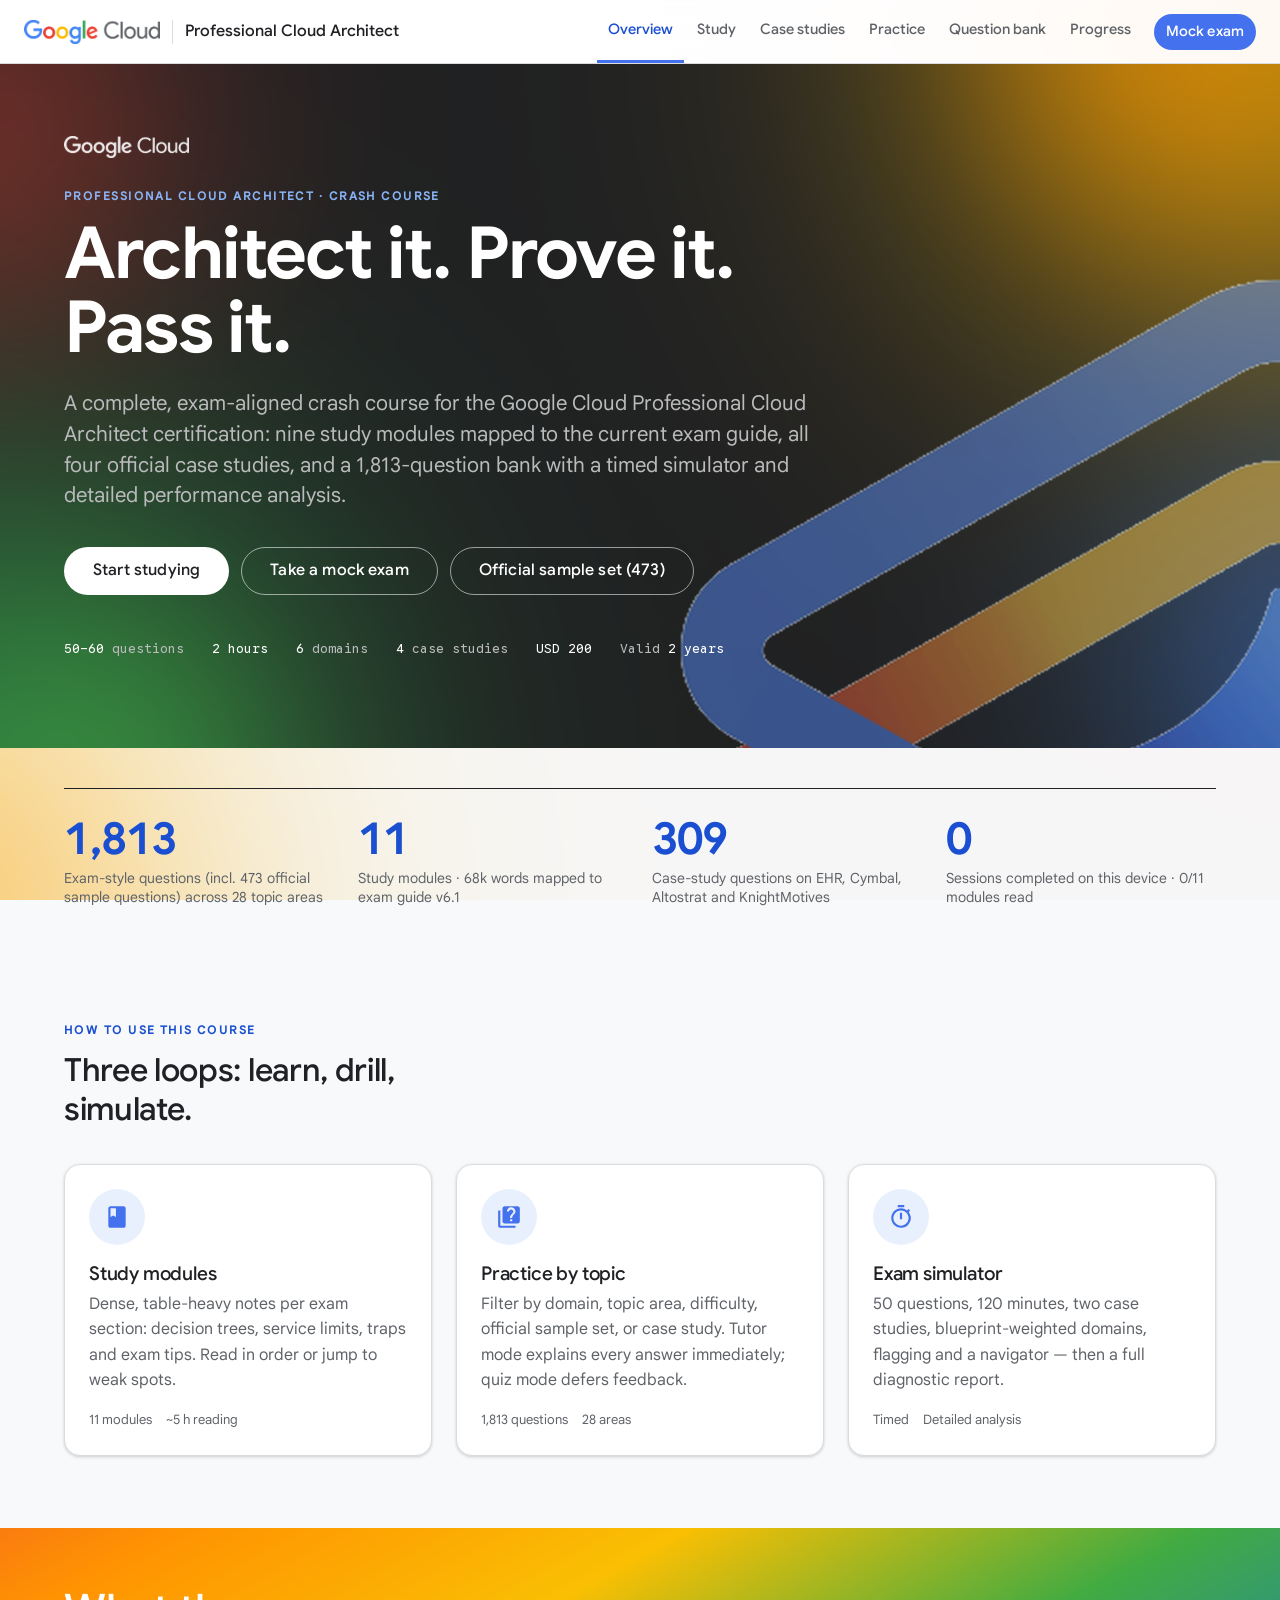
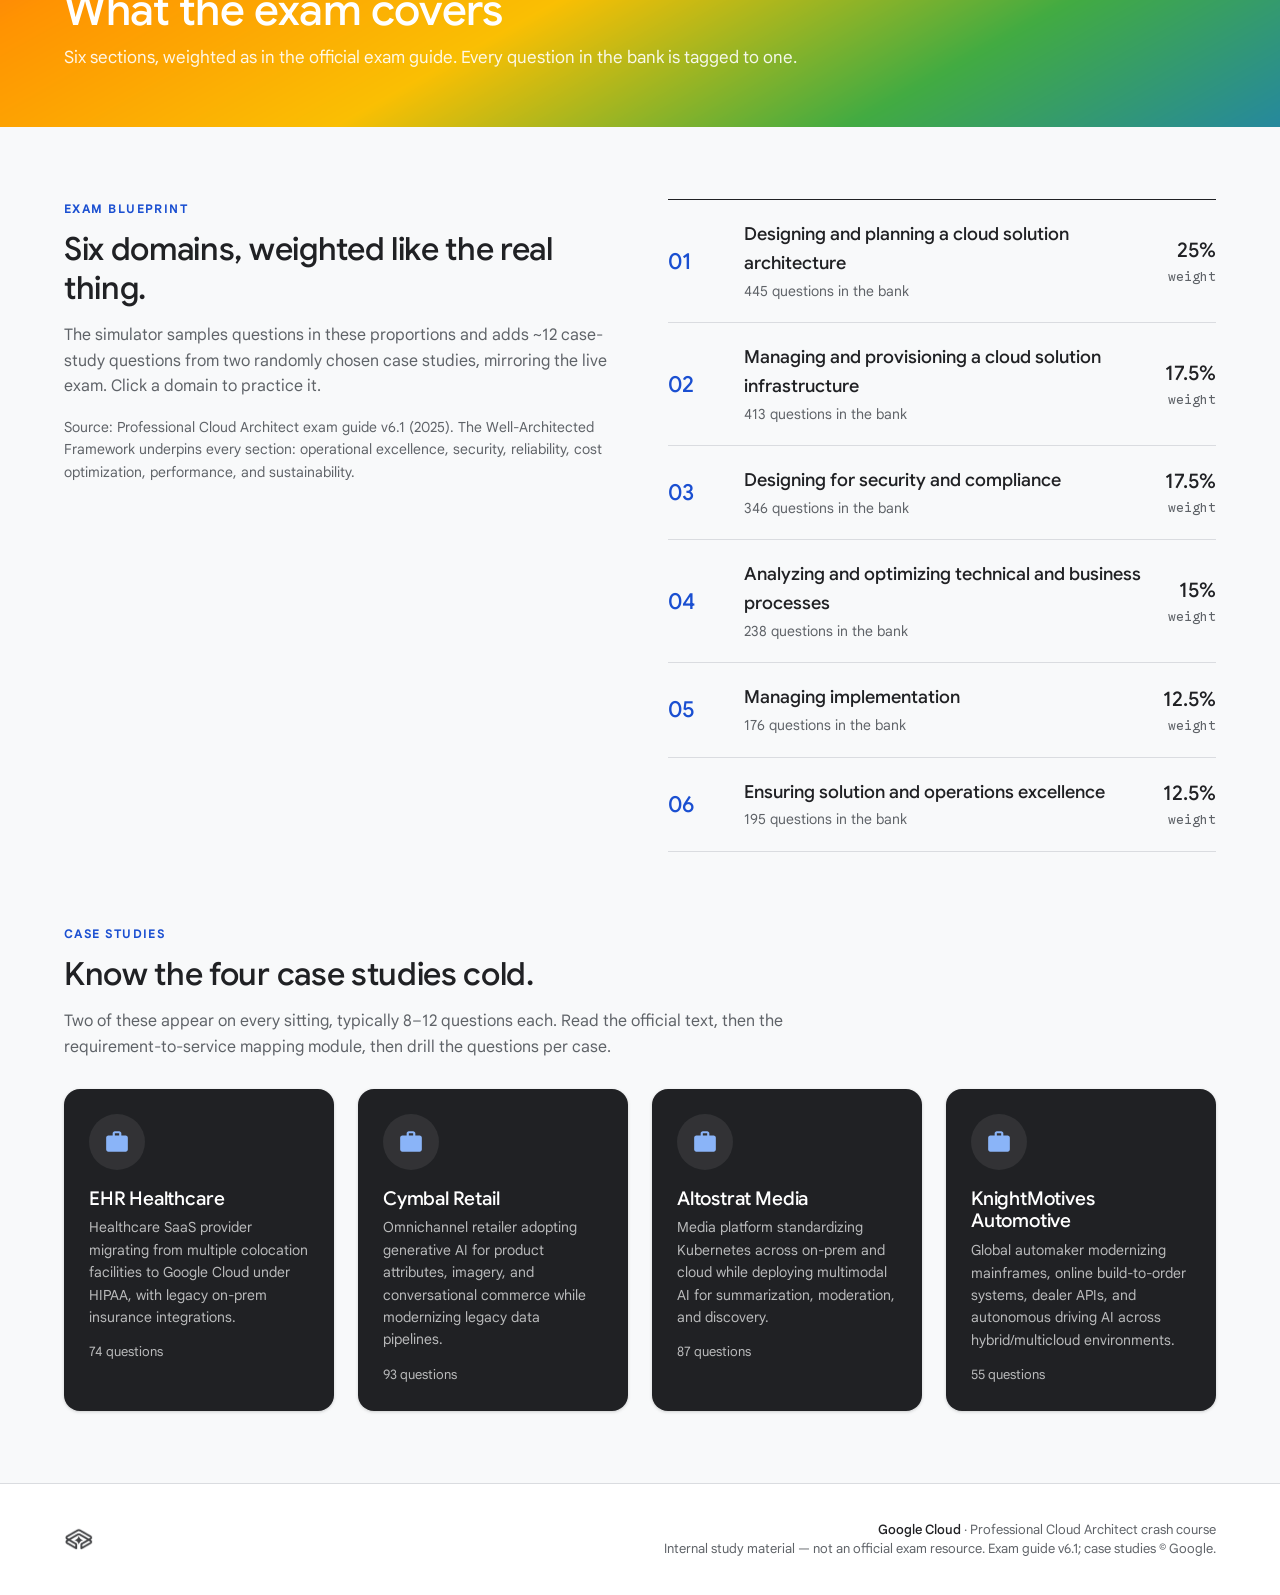
<file: site/index.html>
<!DOCTYPE html>
<html lang="en">
<head>
<meta charset="utf-8">
<meta name="viewport" content="width=device-width, initial-scale=1">
<title>Professional Cloud Architect Crash Course · Google Cloud</title>
<meta name="description" content="Interactive crash course for the Google Cloud Professional Cloud Architect certification: study modules, four official case studies, a 1,300+ question bank, a timed exam simulator and detailed performance analysis.">
<meta name="theme-color" content="#202124">
<link rel="icon" type="image/png" href="assets/brand/logo_mark_color.png">
<link rel="preload" href="assets/fonts/GoogleSans-Medium.ttf" as="font" type="font/ttf" crossorigin>
<link rel="preload" href="assets/fonts/GoogleSansText-Regular.ttf" as="font" type="font/ttf" crossorigin>
<link rel="stylesheet" href="css/styles.css?v=20260919c">
</head>
<body>
<header class="topbar">
  <div class="wrap">
    <a class="brand" href="#/">
      <img src="assets/brand/gcloud_lockup_color.png" alt="Google Cloud">
      <span class="sep"></span>
      <span class="name">Professional Cloud Architect <span>· Crash course</span></span>
    </a>
    <button class="menu-btn" aria-label="Menu"><svg viewBox="0 0 24 24"><path d="M3 18h18v-2H3v2zm0-5h18v-2H3v2zm0-7v2h18V6H3z"/></svg></button>
    <nav class="nav">
      <a href="#/">Overview</a>
      <a href="#/study">Study</a>
      <a href="#/cases">Case studies</a>
      <a href="#/practice">Practice</a>
      <a href="#/bank">Question bank</a>
      <a href="#/progress">Progress</a>
      <a href="#/exam" class="btn primary cta">Mock exam</a>
    </nav>
  </div>
</header>

<main id="app"><div class="wrap section"><p class="muted">Loading…</p></div></main>

<footer class="site">
  <div class="wrap">
    <img src="assets/brand/logo_mark_mono_dark.png" alt="">
    <div class="txt"><b>Google Cloud</b> · Professional Cloud Architect crash course<br>Internal study material — not an official exam resource. Exam guide v6.1; case studies © Google.</div>
  </div>
</footer>

<script type="module" src="js/app.js?v=20260919c"></script>
</body>
</html>
</file>
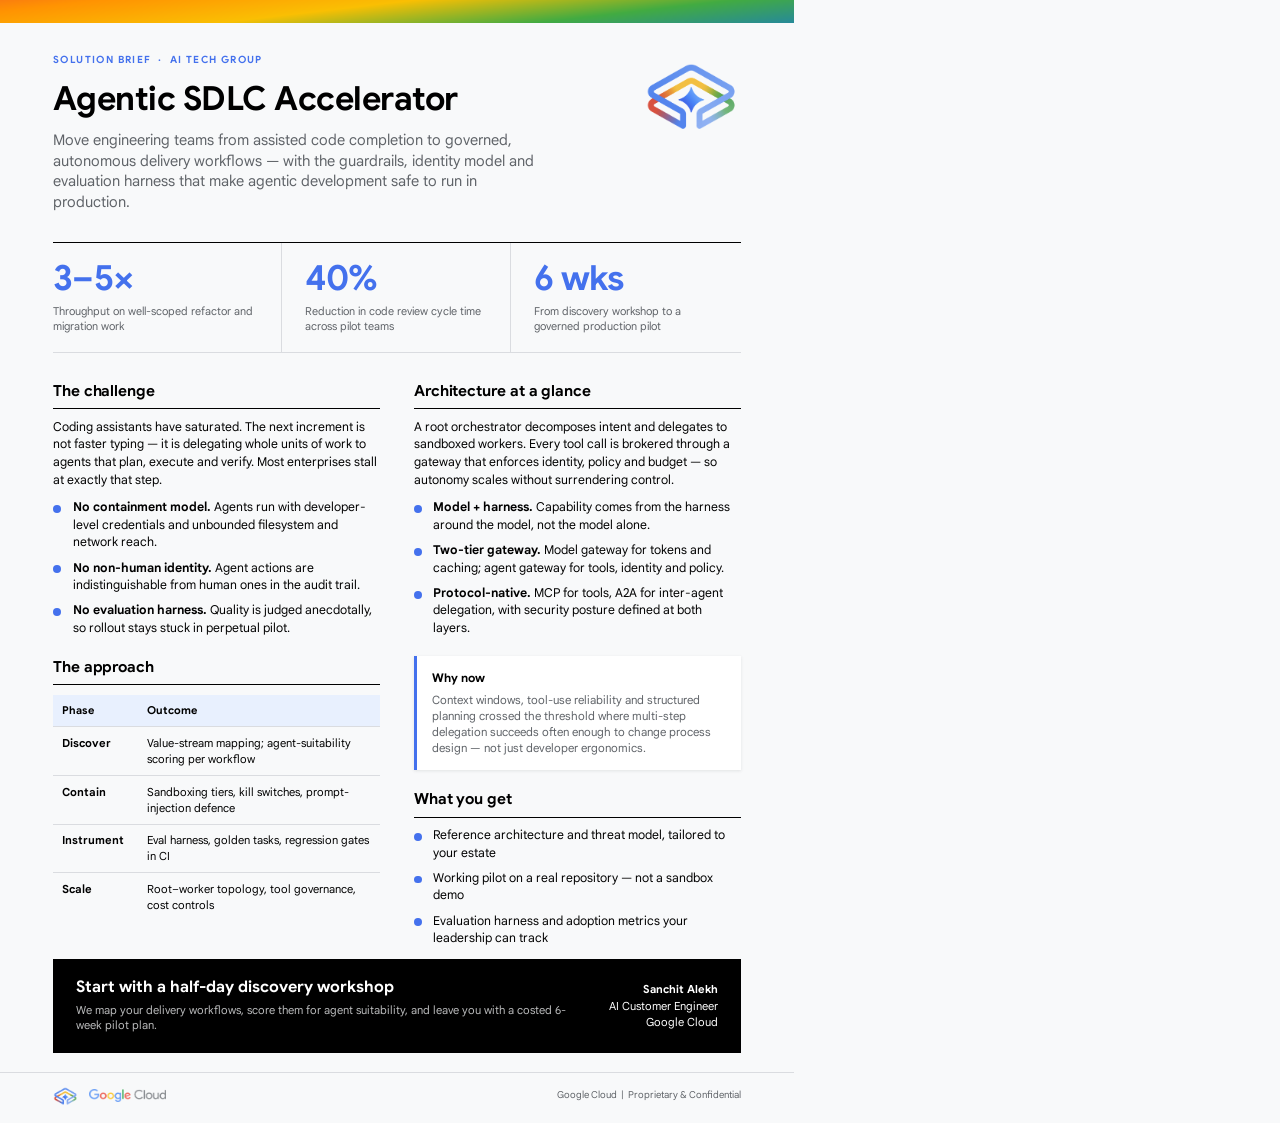
<file: brand_kit/assets/html/onepager_template.html>
<!DOCTYPE html>
<html lang="en"><head><meta charset="utf-8">
<style>
@font-face{font-family:'Google Sans';src:url('../fonts/GoogleSans-Regular.ttf')format('truetype');font-weight:400;font-style:normal;}
@font-face{font-family:'Google Sans';src:url('../fonts/GoogleSans-Medium.ttf')format('truetype');font-weight:500;font-style:normal;}
@font-face{font-family:'Google Sans';src:url('../fonts/GoogleSans-Bold.ttf')format('truetype');font-weight:700;font-style:normal;}
@font-face{font-family:'Google Sans Text';src:url('../fonts/GoogleSansText-Regular.ttf')format('truetype');font-weight:400;}
@font-face{font-family:'Google Sans Text';src:url('../fonts/GoogleSansText-Medium.ttf')format('truetype');font-weight:500;}
@font-face{font-family:'Google Sans Text';src:url('../fonts/GoogleSansText-Bold.ttf')format('truetype');font-weight:700;}
@font-face{font-family:'Google Sans Mono';src:url('../fonts/GoogleSansCode-Regular.ttf')format('truetype');}

:root{
  --canvas:#F8F9FA; --ink:#000; --ink2:#5F6368; --accent:#4471ED;
  --gblue:#4285F4; --gred:#EA4335; --gyel:#FBBC04; --ggrn:#34A853; --rule:#DADCE0;
}
@page{ size:A4; margin:0; }
*{box-sizing:border-box; margin:0; padding:0;}
html,body{width:210mm; height:297mm;}
body{
  font-family:'Google Sans Text',sans-serif; color:var(--ink);
  background:var(--canvas); font-size:9.2pt; line-height:1.45;
  display:flex; flex-direction:column; -webkit-print-color-adjust:exact; print-color-adjust:exact;
}
.gradbar{height:6mm; background:url('../brand/bg_gradient_divider.png') center/100% 400% no-repeat; flex:none;}

/* ---------- header ---------- */
header{padding:8mm 14mm 5mm; flex:none; position:relative;}
.eyebrow{font-family:'Google Sans';font-size:7.5pt;letter-spacing:.14em;text-transform:uppercase;
  color:var(--accent);font-weight:700;margin-bottom:3.5mm;}
h1{font-family:'Google Sans';font-size:25pt;line-height:1.08;font-weight:700;letter-spacing:-.015em;max-width:135mm;}
.sub{margin-top:3.5mm;font-size:11pt;color:var(--ink2);max-width:130mm;line-height:1.42;}
.mark{position:absolute;top:9mm;right:14mm;width:26mm;}
.mark img{width:100%;display:block;}

/* ---------- stat strip ---------- */
.stats{display:grid;grid-template-columns:repeat(3,1fr);gap:0;margin:0 14mm 7mm;
  border-top:1.2pt solid var(--ink);border-bottom:.6pt solid var(--rule);}
.stat{padding:5mm 6mm 5mm 0;}
.stat:not(:last-child){border-right:.6pt solid var(--rule);padding-left:0;}
.stat:not(:first-child){padding-left:6mm;}
.stat .n{font-family:'Google Sans';font-size:26pt;font-weight:700;color:var(--accent);line-height:1;letter-spacing:-.02em;}
.stat .l{font-size:8.2pt;color:var(--ink2);margin-top:2mm;line-height:1.35;}

/* ---------- body ---------- */
main{flex:1 1 auto;display:grid;grid-template-columns:1fr 1fr;gap:0 9mm;padding:0 14mm;min-height:0;}
h2{font-family:'Google Sans';font-size:11.5pt;font-weight:700;margin:0 0 2.5mm;
   padding-bottom:1.6mm;border-bottom:1pt solid var(--ink);letter-spacing:-.005em;}
section{margin-bottom:5mm;}
p{margin-bottom:2.6mm;}
ul{list-style:none;}
li{position:relative;padding-left:5.2mm;margin-bottom:2.1mm;line-height:1.42;}
li::before{content:'';position:absolute;left:0;top:1.5mm;width:2.1mm;height:2.1mm;border-radius:50%;background:var(--accent);}
.k{font-weight:700;}

table{width:100%;border-collapse:collapse;font-size:8.4pt;}
th{background:#E8F0FE;font-family:'Google Sans';font-weight:700;text-align:left;
   padding:2.1mm 2.4mm;border-bottom:.8pt solid var(--rule);font-size:8.2pt;}
td{padding:2mm 2.4mm;border-bottom:.5pt solid var(--rule);vertical-align:top;}
tr:last-child td{border-bottom:none;}

.callout{background:#fff;border-left:2.6pt solid var(--accent);padding:3.4mm 4mm;
  box-shadow:0 1px 3px rgba(60,64,67,.12);margin-bottom:5mm;}
.callout .t{font-family:'Google Sans';font-weight:700;font-size:9pt;margin-bottom:1.4mm;}
.callout p{font-size:8.6pt;color:var(--ink2);margin:0;line-height:1.42;}

.cta{background:var(--ink);color:#fff;padding:5mm 6mm;display:flex;
  justify-content:space-between;align-items:center;gap:6mm;}
.cta .t{font-family:'Google Sans';font-size:12pt;font-weight:700;line-height:1.2;}
.cta .d{font-size:8.4pt;color:#BABBBC;margin-top:1.4mm;line-height:1.4;}
.cta .who{font-size:8.4pt;text-align:right;white-space:nowrap;line-height:1.5;}
.cta .who b{font-family:'Google Sans';color:#fff;}

/* ---------- footer ---------- */
footer{flex:none;padding:3.5mm 14mm 4.5mm;display:flex;justify-content:space-between;
  align-items:center;border-top:.6pt solid var(--rule);font-size:7.2pt;color:var(--ink2);}
footer .l{display:flex;align-items:center;gap:3mm;}
footer img.m{height:5.2mm;}
footer img.g{height:3.6mm;opacity:.75;}
</style></head><body>

<div class="gradbar"></div>

<header>
  <div class="mark"><img src="../brand/logo_mark_color.png" alt=""></div>
  <div class="eyebrow">Solution Brief &nbsp;·&nbsp; AI Tech Group</div>
  <h1>Agentic SDLC Accelerator</h1>
  <p class="sub">Move engineering teams from assisted code completion to governed, autonomous
  delivery workflows — with the guardrails, identity model and evaluation harness that make
  agentic development safe to run in production.</p>
</header>

<div class="stats">
  <div class="stat"><div class="n">3–5×</div><div class="l">Throughput on well-scoped refactor and migration work</div></div>
  <div class="stat"><div class="n">40%</div><div class="l">Reduction in code review cycle time across pilot teams</div></div>
  <div class="stat"><div class="n">6 wks</div><div class="l">From discovery workshop to a governed production pilot</div></div>
</div>

<main>
  <div>
    <section>
      <h2>The challenge</h2>
      <p>Coding assistants have saturated. The next increment is not faster typing — it is
      delegating whole units of work to agents that plan, execute and verify. Most enterprises
      stall at exactly that step.</p>
      <ul>
        <li><span class="k">No containment model.</span> Agents run with developer-level
        credentials and unbounded filesystem and network reach.</li>
        <li><span class="k">No non-human identity.</span> Agent actions are indistinguishable
        from human ones in the audit trail.</li>
        <li><span class="k">No evaluation harness.</span> Quality is judged anecdotally, so
        rollout stays stuck in perpetual pilot.</li>
      </ul>
    </section>

    <section>
      <h2>The approach</h2>
      <table>
        <tr><th style="width:26%">Phase</th><th>Outcome</th></tr>
        <tr><td><b>Discover</b></td><td>Value-stream mapping; agent-suitability scoring per workflow</td></tr>
        <tr><td><b>Contain</b></td><td>Sandboxing tiers, kill switches, prompt-injection defence</td></tr>
        <tr><td><b>Instrument</b></td><td>Eval harness, golden tasks, regression gates in CI</td></tr>
        <tr><td><b>Scale</b></td><td>Root–worker topology, tool governance, cost controls</td></tr>
      </table>
    </section>
  </div>

  <div>
    <section>
      <h2>Architecture at a glance</h2>
      <p>A root orchestrator decomposes intent and delegates to sandboxed workers. Every tool
      call is brokered through a gateway that enforces identity, policy and budget — so
      autonomy scales without surrendering control.</p>
      <ul>
        <li><span class="k">Model + harness.</span> Capability comes from the harness around
        the model, not the model alone.</li>
        <li><span class="k">Two-tier gateway.</span> Model gateway for tokens and caching;
        agent gateway for tools, identity and policy.</li>
        <li><span class="k">Protocol-native.</span> MCP for tools, A2A for inter-agent
        delegation, with security posture defined at both layers.</li>
      </ul>
    </section>

    <div class="callout">
      <div class="t">Why now</div>
      <p>Context windows, tool-use reliability and structured planning crossed the threshold
      where multi-step delegation succeeds often enough to change process design — not just
      developer ergonomics.</p>
    </div>

    <section>
      <h2>What you get</h2>
      <ul>
        <li>Reference architecture and threat model, tailored to your estate</li>
        <li>Working pilot on a real repository — not a sandbox demo</li>
        <li>Evaluation harness and adoption metrics your leadership can track</li>
      </ul>
    </section>
  </div>
</main>

<div style="padding:0 14mm 5mm;">
  <div class="cta">
    <div>
      <div class="t">Start with a half-day discovery workshop</div>
      <div class="d">We map your delivery workflows, score them for agent suitability, and leave you with a costed 6-week pilot plan.</div>
    </div>
    <div class="who"><b>Sanchit Alekh</b><br>AI Customer Engineer<br>Google Cloud</div>
  </div>
</div>

<footer>
  <div class="l">
    <img class="m" src="../brand/logo_mark_color.png" alt="">
    <img class="g" src="../brand/gcloud_lockup_color.png" alt="">
  </div>
  <div>Google Cloud &nbsp;|&nbsp; Proprietary &amp; Confidential</div>
</footer>

</body></html>
</file>
<file: site/css/styles.css>
/* ============================================================
   PCA Crash Course — design system
   Tokens from brand_kit/assets/brand/palette.json + references/brand.md
   ============================================================ */

@font-face{font-family:'Google Sans';src:url('../assets/fonts/GoogleSans-Regular.ttf')format('truetype');font-weight:400;font-display:swap}
@font-face{font-family:'Google Sans';src:url('../assets/fonts/GoogleSans-Medium.ttf')format('truetype');font-weight:500;font-display:swap}
@font-face{font-family:'Google Sans';src:url('../assets/fonts/GoogleSans-Bold.ttf')format('truetype');font-weight:700;font-display:swap}
@font-face{font-family:'Google Sans Text';src:url('../assets/fonts/GoogleSansText-Regular.ttf')format('truetype');font-weight:400;font-display:swap}
@font-face{font-family:'Google Sans Text';src:url('../assets/fonts/GoogleSansText-Medium.ttf')format('truetype');font-weight:500;font-display:swap}
@font-face{font-family:'Google Sans Text';src:url('../assets/fonts/GoogleSansText-Bold.ttf')format('truetype');font-weight:700;font-display:swap}
@font-face{font-family:'Google Sans Text';src:url('../assets/fonts/GoogleSansText-Italic.ttf')format('truetype');font-style:italic;font-weight:400;font-display:swap}
@font-face{font-family:'Google Sans Code';src:url('../assets/fonts/GoogleSansCode-Regular.ttf')format('truetype');font-weight:400;font-display:swap}

:root{
  --canvas:#F8F9FA; --surface:#FFFFFF; --surface-2:#F1F3F4;
  --ink:#202124; --ink-2:#5F6368; --ink-3:#80868B; --rule:#DADCE0; --rule-2:#E8EAED;
  --tint:#E8F0FE; --tint-2:#D2E3FC;
  --accent:#4471ED; --accent-hover:#3A63D6; --accent-ink:#1A4FD1;
  --blue:#4285F4; --red:#EA4335; --yellow:#FBBC04; --green:#34A853;
  --red-tint:#FCE8E6; --green-tint:#E6F4EA; --yellow-tint:#FEF7E0;
  --dark:#202124; --dark-2:#303134; --on-dark:#FFFFFF; --on-dark-2:#BABBBC; --dark-rule:rgba(255,255,255,.14);
  --display:'Google Sans',system-ui,sans-serif;
  --text:'Google Sans Text','Google Sans',system-ui,sans-serif;
  --mono:'Google Sans Code',ui-monospace,SFMono-Regular,Menlo,monospace;
  --radius:16px; --radius-s:8px; --radius-xs:4px;
  --shadow-1:0 1px 2px rgba(60,64,67,.12),0 1px 3px 1px rgba(60,64,67,.08);
  --shadow-2:0 4px 12px rgba(60,64,67,.14),0 1px 3px rgba(60,64,67,.10);
  --shadow-3:0 12px 32px rgba(60,64,67,.18);
  --nav-h:64px; --max:1200px; --gutter:24px;
  --ease:cubic-bezier(.2,0,0,1);
}

*{box-sizing:border-box}
html{scroll-behavior:smooth;-webkit-text-size-adjust:100%}
body{margin:0;font-family:var(--text);font-size:16px;line-height:1.6;color:var(--ink);background:var(--canvas);min-height:100vh;display:flex;flex-direction:column}
body::before{content:'';position:fixed;inset:0;z-index:-1;background:var(--canvas) url('../assets/brand/bg_light_aurora.png') center / cover no-repeat;opacity:.9}
h1,h2,h3,h4,h5{font-family:var(--display);font-weight:500;letter-spacing:-.01em;margin:0 0 .5em;line-height:1.2;color:var(--ink)}
h1{font-size:44px;letter-spacing:-.02em}
h2{font-size:32px}
h3{font-size:22px}
h4{font-size:17px;font-weight:700}
p{margin:0 0 1em}
a{color:var(--accent-ink);text-decoration:none}
a:hover{text-decoration:underline}
strong,b{font-weight:700}
code,kbd{font-family:var(--mono);font-size:.9em;background:var(--surface-2);padding:.1em .4em;border-radius:var(--radius-xs)}
pre{font-family:var(--mono);font-size:13.5px;line-height:1.55;background:var(--dark);color:#E8EAED;padding:18px 20px;border-radius:var(--radius-s);overflow:auto;margin:0 0 20px}
pre code{background:none;padding:0;color:inherit;font-size:inherit}
hr{border:0;border-top:1px solid var(--rule);margin:32px 0}
img{max-width:100%}
button{font:inherit;cursor:pointer}
::selection{background:var(--tint-2)}
.tnum{font-feature-settings:"tnum" 1;font-variant-numeric:tabular-nums}
.sr-only{position:absolute;width:1px;height:1px;overflow:hidden;clip:rect(0 0 0 0);white-space:nowrap}
.muted{color:var(--ink-2)}
.small{font-size:14px}
.mono{font-family:var(--mono)}
.eyebrow{font-family:var(--text);font-weight:700;font-size:12px;letter-spacing:.12em;text-transform:uppercase;color:var(--accent-ink);margin-bottom:12px;display:block}
.dark .eyebrow{color:#8AB4F8}

/* ---------- layout ---------- */
.wrap{width:100%;max-width:var(--max);margin:0 auto;padding:0 var(--gutter)}
.section{padding:72px 0}
.section.tight{padding:40px 0}
.grid{display:grid;gap:24px}
.grid.c2{grid-template-columns:repeat(2,1fr)}
.grid.c3{grid-template-columns:repeat(3,1fr)}
.grid.c4{grid-template-columns:repeat(4,1fr)}
@media (max-width:1000px){.grid.c4{grid-template-columns:repeat(2,1fr)}.grid.c3{grid-template-columns:repeat(2,1fr)}}
@media (max-width:640px){.grid.c2,.grid.c3,.grid.c4{grid-template-columns:1fr}}
.row{display:flex;gap:12px;align-items:center;flex-wrap:wrap}
.row.between{justify-content:space-between}
.stack{display:flex;flex-direction:column;gap:12px}
main#app{flex:1;min-height:60vh}

/* ---------- top bar ---------- */
.topbar{position:sticky;top:0;z-index:50;height:var(--nav-h);background:rgba(255,255,255,.92);backdrop-filter:saturate(180%) blur(12px);border-bottom:1px solid var(--rule)}
.topbar .wrap{height:100%;max-width:1440px;display:flex;align-items:center;justify-content:space-between;gap:24px}
.brand{display:flex;align-items:center;gap:12px;height:100%;min-width:0;flex-shrink:1;overflow:hidden;text-decoration:none!important}
.brand img{height:24px;display:block;flex-shrink:0}
.brand .sep{width:1px;height:24px;background:var(--rule);flex-shrink:0}
.brand .name{font-family:var(--display);font-size:16px;font-weight:500;color:var(--ink);white-space:nowrap;overflow:hidden;text-overflow:ellipsis;min-width:0}
.brand .name span{color:var(--ink-2);font-weight:400}
.nav{display:flex;gap:2px;margin-left:auto;height:100%;flex-shrink:0}
.nav a{display:flex;align-items:center;padding:0 11px;font-family:var(--display);font-weight:500;font-size:14.5px;color:var(--ink-2);height:100%;border-bottom:3px solid transparent;text-decoration:none!important;transition:color .15s;white-space:nowrap}
.nav a:hover{color:var(--ink)}
.nav a.active{color:var(--accent-ink);border-bottom-color:var(--accent)}
.nav .cta{margin-left:10px;align-self:center;height:36px;border-bottom:0}
.menu-btn{display:none;margin-left:auto;background:none;border:0;padding:8px;flex-shrink:0}
.menu-btn svg{width:24px;height:24px;fill:var(--ink)}
@media (max-width:1320px){.brand .name span{display:none}}
@media (max-width:1120px){.brand .name,.brand .sep{display:none}}
@media (max-width:900px){
  .nav{display:none;position:absolute;top:var(--nav-h);left:0;right:0;background:#fff;flex-direction:column;height:auto;border-bottom:1px solid var(--rule);box-shadow:var(--shadow-2);padding:8px 0}
  .nav.open{display:flex}
  .nav a{height:48px;border-bottom:0;border-left:3px solid transparent;padding:0 24px}
  .nav a.active{border-left-color:var(--accent)}
  .nav .cta{margin:8px 24px}
  .menu-btn{display:block}
}

/* ---------- buttons ---------- */
.btn{display:inline-flex;align-items:center;justify-content:center;gap:8px;height:40px;padding:0 22px;border-radius:100px;border:1px solid transparent;font-family:var(--display);font-weight:500;font-size:14.5px;letter-spacing:.01em;text-decoration:none!important;transition:background .15s,box-shadow .15s,border-color .15s,color .15s;white-space:nowrap;user-select:none}
.btn.primary{background:var(--accent);color:#fff}
.btn.primary:hover{background:var(--accent-hover);box-shadow:var(--shadow-1)}
.btn.secondary{background:#fff;color:var(--accent-ink);border-color:var(--rule)}
.btn.secondary:hover{background:var(--tint);border-color:var(--tint-2)}
.btn.tonal{background:var(--tint);color:var(--accent-ink)}
.btn.tonal:hover{background:var(--tint-2)}
.btn.ghost{background:transparent;color:var(--accent-ink)}
.btn.ghost:hover{background:var(--tint)}
.btn.danger{background:var(--red-tint);color:#B3261E}
.btn.on-dark{background:#fff;color:var(--ink)}
.btn.on-dark:hover{background:#E8EAED}
.btn.on-dark.outline{background:transparent;color:#fff;border-color:rgba(255,255,255,.55)}
.btn.on-dark.outline:hover{background:rgba(255,255,255,.1)}
.btn.lg{height:48px;padding:0 28px;font-size:16px}
.btn.sm{height:32px;padding:0 14px;font-size:13px}
.btn:disabled{opacity:.45;cursor:not-allowed;box-shadow:none}
.btn svg{width:18px;height:18px;fill:currentColor}
.icon-btn{width:40px;height:40px;border-radius:50%;border:0;background:transparent;display:inline-flex;align-items:center;justify-content:center;color:var(--ink-2)}
.icon-btn:hover{background:var(--surface-2);color:var(--ink)}
.icon-btn svg{width:22px;height:22px;fill:currentColor}
.icon-btn.active{color:var(--yellow);background:var(--yellow-tint)}

/* ---------- cards ---------- */
.card{background:var(--surface);border:1px solid var(--rule);border-radius:var(--radius);padding:24px;box-shadow:var(--shadow-1)}
.card.flat{box-shadow:none}
.card.link{transition:box-shadow .2s var(--ease),transform .2s var(--ease);cursor:pointer;display:block;color:inherit;text-decoration:none!important}
.card.link:hover{box-shadow:var(--shadow-2);transform:translateY(-2px)}
.card h3{font-size:19px;margin-bottom:6px}
.card .meta{font-size:13px;color:var(--ink-2);display:flex;gap:14px;flex-wrap:wrap;margin-top:12px}
.card.dark{background:var(--dark);border-color:transparent;color:var(--on-dark)}
.card.dark h3,.card.dark h2{color:#fff}
.card.dark .muted{color:var(--on-dark-2)}
.medallion{width:56px;height:56px;border-radius:50%;background:var(--tint);display:flex;align-items:center;justify-content:center;margin-bottom:18px}
.medallion svg{width:26px;height:26px;fill:var(--accent)}
.card.dark .medallion{background:rgba(255,255,255,.08)}
.card.dark .medallion svg{fill:#8AB4F8}

/* ---------- hero ---------- */
.hero{position:relative;overflow:hidden;background:var(--dark) url('../assets/brand/bg_dark_aurora.png') center / cover no-repeat;color:#fff;min-height:560px;display:flex;align-items:center}
.hero .motif{position:absolute;right:-6%;bottom:-18%;width:min(58vw,760px);opacity:.62;pointer-events:none;user-select:none}
.hero .wrap{position:relative;z-index:2;padding-top:72px;padding-bottom:88px}
.hero .eyebrow{color:#8AB4F8}
.hero h1{font-size:clamp(40px,6vw,72px);font-weight:700;letter-spacing:-.025em;line-height:1.02;color:#fff;max-width:14ch;margin-bottom:24px}
.hero p.lead{font-size:clamp(17px,1.6vw,21px);color:var(--on-dark-2);max-width:56ch;margin-bottom:36px;line-height:1.5}
.hero .lockup{height:22px;opacity:.9;margin-bottom:28px;display:block}
.hero .facts{display:flex;gap:28px;flex-wrap:wrap;margin-top:44px;font-family:var(--mono);font-size:13px;color:var(--on-dark-2)}
.hero .facts b{color:#fff;font-weight:400}

/* ---------- gradient divider band ---------- */
.band{background:url('../assets/brand/bg_gradient_divider.png') center / cover no-repeat;color:#fff;padding:56px 0}
.band h2{color:#fff;font-size:clamp(28px,3.4vw,44px);font-weight:500;margin:0}
.band p{color:rgba(255,255,255,.9);margin:8px 0 0;font-size:17px}

/* ---------- stats ---------- */
.stats{display:grid;grid-template-columns:repeat(4,1fr);gap:24px;border-top:1.5px solid var(--ink);padding-top:28px}
@media (max-width:800px){.stats{grid-template-columns:repeat(2,1fr)}}
.stat .n{font-family:var(--display);font-size:44px;font-weight:700;color:var(--accent-ink);line-height:1;letter-spacing:-.02em}
.stat .l{font-size:14px;color:var(--ink-2);margin-top:8px;line-height:1.4}

/* ---------- agenda rows ---------- */
.agenda{list-style:none;margin:0;padding:0}
.agenda li{display:grid;grid-template-columns:56px 1fr auto;gap:20px;align-items:center;padding:20px 0;border-bottom:1px solid var(--rule)}
.agenda li:first-child{border-top:1.5px solid var(--ink)}
.agenda .num{font-family:var(--display);font-size:22px;font-weight:500;color:var(--accent-ink)}
.agenda .t{font-family:var(--display);font-size:18px;font-weight:500}
.agenda .d{font-size:14px;color:var(--ink-2);margin-top:2px}
.agenda .w{font-family:var(--mono);font-size:13px;color:var(--ink-2);text-align:right}
.agenda .w b{display:block;font-family:var(--display);font-size:20px;color:var(--ink);font-weight:500}
.agenda a{color:inherit}
@media (max-width:640px){.agenda li{grid-template-columns:40px 1fr}.agenda .w{grid-column:2;text-align:left}}

/* ---------- chips / pills / badges ---------- */
.chip{display:inline-flex;align-items:center;gap:6px;height:32px;padding:0 14px;border-radius:8px;border:1px solid var(--rule);background:#fff;font-family:var(--display);font-size:13.5px;font-weight:500;color:var(--ink-2);cursor:pointer;user-select:none;transition:all .15s}
.chip:hover{background:var(--surface-2)}
.chip.on{background:var(--tint);border-color:var(--accent);color:var(--accent-ink)}
.chip input{display:none}
.chips{display:flex;gap:8px;flex-wrap:wrap}
.badge{display:inline-block;font-family:var(--text);font-size:11.5px;font-weight:700;letter-spacing:.04em;text-transform:uppercase;padding:2px 8px;border-radius:4px;background:var(--surface-2);color:var(--ink-2);white-space:nowrap}
.badge.d1{background:#E8F0FE;color:#1967D2}.badge.d2{background:#E6F4EA;color:#188038}.badge.d3{background:#FCE8E6;color:#C5221F}.badge.d4{background:#FEF7E0;color:#B06000}.badge.d5{background:#F3E8FD;color:#7627BB}.badge.d6{background:#E4F7FB;color:#007B83}
.badge.easy{background:var(--green-tint);color:#188038}.badge.medium{background:var(--yellow-tint);color:#B06000}.badge.hard{background:var(--red-tint);color:#C5221F}
.badge.cs{background:var(--dark);color:#fff}
.badge.official{background:#1A73E8;color:#fff}
.badge.multi{background:#F3E8FD;color:#7627BB}

/* ---------- forms ---------- */
label.field{display:block;font-family:var(--display);font-weight:500;font-size:14px;color:var(--ink);margin-bottom:8px}
select,input[type=text],input[type=search],input[type=number]{font:inherit;font-size:15px;height:44px;padding:0 14px;border:1px solid var(--rule);border-radius:var(--radius-s);background:#fff;color:var(--ink);width:100%;outline:none}
select:focus,input:focus{border-color:var(--accent);box-shadow:0 0 0 3px var(--tint)}
.field-group{margin-bottom:24px}
.seg{display:inline-flex;border:1px solid var(--rule);border-radius:100px;overflow:hidden;background:#fff}
.seg button{border:0;background:transparent;padding:0 18px;height:40px;font-family:var(--display);font-weight:500;font-size:14px;color:var(--ink-2)}
.seg button.on{background:var(--tint);color:var(--accent-ink)}
.seg button+button{border-left:1px solid var(--rule)}
.switch{display:inline-flex;align-items:center;gap:10px;cursor:pointer;font-size:14.5px}
.switch input{appearance:none;width:40px;height:22px;border-radius:11px;background:var(--rule);position:relative;transition:background .2s;margin:0}
.switch input:checked{background:var(--accent)}
.switch input::after{content:'';position:absolute;top:3px;left:3px;width:16px;height:16px;border-radius:50%;background:#fff;transition:transform .2s;box-shadow:0 1px 2px rgba(0,0,0,.3)}
.switch input:checked::after{transform:translateX(18px)}

/* ---------- study reader ---------- */
.reader{display:grid;grid-template-columns:minmax(0,1fr) 280px;gap:48px;align-items:start}
@media (max-width:1000px){.reader{grid-template-columns:1fr}.toc{display:none}}
.toc{position:sticky;top:calc(var(--nav-h) + 24px);max-height:calc(100vh - var(--nav-h) - 48px);overflow:auto;padding-left:16px;border-left:1px solid var(--rule);font-size:13.5px}
.toc h4{font-size:12px;letter-spacing:.1em;text-transform:uppercase;color:var(--ink-2);margin-bottom:10px;font-weight:700}
.toc a{display:block;color:var(--ink-2);padding:5px 0 5px 10px;margin-left:-17px;border-left:2px solid transparent;line-height:1.35}
.toc a.l3{padding-left:22px;font-size:13px}
.toc a:hover{color:var(--ink);text-decoration:none}
.toc a.active{color:var(--accent-ink);border-left-color:var(--accent);font-weight:500}
.article{max-width:880px;min-width:0}
.article h2{font-size:28px;margin:52px 0 16px;padding-top:12px;scroll-margin-top:calc(var(--nav-h) + 16px)}
.article h2:first-child{margin-top:0}
.article h3{font-size:20px;margin:36px 0 12px;scroll-margin-top:calc(var(--nav-h) + 16px)}
.article h4{margin:24px 0 8px}
.article p,.article li{font-size:16px;line-height:1.7}
.article ul,.article ol{padding-left:26px;margin:0 0 18px}
.article li{margin-bottom:6px}
.article li>ul,.article li>ol{margin:6px 0 0}
.article .tbl{overflow-x:auto;margin:0 0 24px;border:1px solid var(--rule);border-radius:var(--radius-s);background:#fff}
.article table{width:100%;border-collapse:collapse;font-size:13.5px;margin:0}
.article thead th{background:var(--tint);font-family:var(--display);font-weight:500;text-align:left;padding:10px 12px;border-bottom:1px solid var(--rule);white-space:nowrap}
.article td{padding:9px 12px;border-bottom:1px solid var(--rule-2);vertical-align:top;line-height:1.5;min-width:90px}
.article tr:last-child td{border-bottom:0}
.article tr:hover td{background:#FAFBFC}
.article blockquote{margin:0 0 20px;padding:16px 20px;background:#fff;border:1px solid var(--rule);border-left:4px solid var(--accent);border-radius:0 var(--radius-s) var(--radius-s) 0;box-shadow:var(--shadow-1)}
.article blockquote p{margin:0;font-size:15px}
.article blockquote p+p{margin-top:8px}
.article blockquote.tip{border-left-color:var(--green)}
.article blockquote.trap{border-left-color:var(--red)}
.article blockquote.remember{border-left-color:var(--yellow)}
.article blockquote .kicker{display:inline-block;font-family:var(--text);font-size:11px;font-weight:700;letter-spacing:.1em;text-transform:uppercase;margin-bottom:6px;color:var(--accent-ink)}
.article blockquote.tip .kicker{color:#188038}.article blockquote.trap .kicker{color:#C5221F}.article blockquote.remember .kicker{color:#B06000}
.article img{border-radius:var(--radius-s);border:1px solid var(--rule)}
.module-head{padding:48px 0 32px;border-bottom:1px solid var(--rule);margin-bottom:40px}
.module-head h1{font-size:clamp(30px,4vw,44px);max-width:22ch}
.module-nav{display:flex;justify-content:space-between;gap:16px;margin-top:56px;padding-top:28px;border-top:1px solid var(--rule)}
.module-nav a{flex:1;max-width:48%}
.module-nav .lbl{font-size:12px;color:var(--ink-2);text-transform:uppercase;letter-spacing:.08em;font-weight:700}
.module-nav .t{font-family:var(--display);font-size:16px;font-weight:500;margin-top:4px}
.module-nav a.next{text-align:right;margin-left:auto}
.progress-bar{height:6px;background:var(--rule-2);border-radius:3px;overflow:hidden}
.progress-bar>span{display:block;height:100%;background:var(--accent);border-radius:3px;transition:width .4s var(--ease)}
.progress-bar.g>span{background:var(--green)}.progress-bar.y>span{background:var(--yellow)}.progress-bar.r>span{background:var(--red)}
.done-check{display:inline-flex;align-items:center;gap:6px;color:#188038;font-weight:500;font-size:13.5px}
.done-check svg{width:18px;height:18px;fill:currentColor}

/* ---------- quiz ---------- */
.quiz-shell{max-width:920px;margin:0 auto}
.quiz-bar{position:sticky;top:var(--nav-h);z-index:30;background:rgba(248,249,250,.94);backdrop-filter:blur(10px);border-bottom:1px solid var(--rule);padding:12px 0;margin-bottom:28px}
.quiz-bar .wrap{display:flex;align-items:center;gap:16px;flex-wrap:wrap}
.quiz-bar .pos{font-family:var(--display);font-weight:500;font-size:15px}
.quiz-bar .timer{font-family:var(--mono);font-size:16px;padding:6px 12px;border-radius:8px;background:#fff;border:1px solid var(--rule)}
.quiz-bar .timer.warn{background:var(--yellow-tint);border-color:var(--yellow);color:#B06000}
.quiz-bar .timer.crit{background:var(--red-tint);border-color:var(--red);color:#C5221F}
.quiz-bar .grow{flex:1}
.quiz-bar .progress-bar{width:100%;margin-top:10px}
.qcard{background:#fff;border:1px solid var(--rule);border-radius:var(--radius);box-shadow:var(--shadow-1);padding:32px 36px}
@media (max-width:640px){.qcard{padding:20px}}
.qcard .tags{display:flex;gap:8px;flex-wrap:wrap;margin-bottom:18px;align-items:center}
.qcard .stem{font-size:17.5px;line-height:1.65;margin-bottom:24px;color:var(--ink)}
.qcard .hint{font-size:13.5px;color:var(--ink-2);margin:-12px 0 16px;font-weight:500}
.opts{list-style:none;margin:0;padding:0;display:flex;flex-direction:column;gap:10px}
.opt{display:grid;grid-template-columns:36px 1fr;gap:14px;align-items:start;padding:14px 16px;border:1.5px solid var(--rule);border-radius:12px;background:#fff;cursor:pointer;transition:border-color .15s,background .15s;text-align:left;font:inherit;color:inherit;width:100%;line-height:1.55;font-size:15.5px}
.opt:hover{border-color:var(--ink-3);background:#FAFBFC}
.opt .k{width:32px;height:32px;border-radius:50%;border:1.5px solid var(--rule);display:flex;align-items:center;justify-content:center;font-family:var(--display);font-weight:500;font-size:14px;color:var(--ink-2);margin-top:-2px}
.opt.multi .k{border-radius:8px}
.opt.sel{border-color:var(--accent);background:var(--tint)}
.opt.sel .k{background:var(--accent);border-color:var(--accent);color:#fff}
.opt.correct{border-color:var(--green);background:var(--green-tint)}
.opt.correct .k{background:var(--green);border-color:var(--green);color:#fff}
.opt.wrong{border-color:var(--red);background:var(--red-tint)}
.opt.wrong .k{background:var(--red);border-color:var(--red);color:#fff}
.opt.missed{border-color:var(--green);border-style:dashed}
.opt:disabled{cursor:default}
.explain{margin-top:24px;padding:20px 22px;border-radius:12px;background:var(--canvas);border:1px solid var(--rule)}
.explain.ok{border-left:4px solid var(--green)}
.explain.bad{border-left:4px solid var(--red)}
.explain h4{margin:0 0 12px;font-size:15.5px;display:flex;align-items:center;gap:8px}
.explain h4 svg{width:20px;height:20px}
.explain-hint{background:#FFFBEB;border:1px solid #FDE68A;border-left:4px solid #F59E0B;border-radius:8px;padding:12px 14px;margin:0 0 14px}
.explain-hint-label{display:block;font-family:var(--display);font-size:12px;font-weight:700;letter-spacing:.04em;text-transform:uppercase;color:#B45309;margin-bottom:4px}
.explain-hint-body{font-size:14.5px;line-height:1.55;color:#78350F;font-weight:500}
.explain-section-title{font-family:var(--display);font-size:12px;font-weight:700;letter-spacing:.05em;text-transform:uppercase;color:var(--ink-2);margin:12px 0 6px}
.explain p{font-size:15px;margin:0 0 12px;line-height:1.6}
.explain-ww{margin:12px 0 10px;padding-top:10px;border-top:1px solid var(--rule-2)}
.explain-ww-list{list-style:none;margin:0;padding:0;display:flex;flex-direction:column;gap:8px}
.explain-ww-item{display:grid;grid-template-columns:120px 1fr;gap:10px;align-items:baseline;font-size:14px;line-height:1.55;padding:8px 10px;border-radius:8px;background:#fff;border:1px solid var(--rule-2)}
.explain-ww-item.user-picked{background:#FEF2F2;border-color:#FECACA}
.explain-ww-opt{color:var(--ink);font-size:13.5px}
.explain-ww-text{color:var(--ink-2)}
.badge.wrong-pick{background:#FEE2E2;color:#B91C1C;border:1px solid #FCA5A5;font-size:11px;padding:1px 6px}
.explain .refs{font-size:13px;color:var(--ink-2);margin-top:10px;padding-top:10px;border-top:1px solid var(--rule-2)}
.explain .refs a{margin-right:12px}
.qactions{display:flex;gap:12px;align-items:center;margin-top:24px;flex-wrap:wrap}
.qactions .spacer{flex:1}
.navgrid{display:grid;grid-template-columns:repeat(auto-fill,minmax(40px,1fr));gap:6px}
.navgrid button{height:40px;border-radius:8px;border:1px solid var(--rule);background:#fff;font-family:var(--display);font-size:13px;font-weight:500;color:var(--ink-2);position:relative}
.navgrid button.answered{background:var(--tint);border-color:var(--tint-2);color:var(--accent-ink)}
.navgrid button.current{outline:2px solid var(--accent);outline-offset:1px}
.navgrid button.flag::after{content:'';position:absolute;top:4px;right:4px;width:7px;height:7px;border-radius:50%;background:var(--yellow)}
.navgrid button.right{background:var(--green-tint);border-color:#A8DAB5;color:#188038}
.navgrid button.wrongq{background:var(--red-tint);border-color:#F6AEA9;color:#C5221F}
.legend{display:flex;gap:16px;font-size:12.5px;color:var(--ink-2);flex-wrap:wrap;margin-top:12px}
.legend i{display:inline-block;width:12px;height:12px;border-radius:3px;margin-right:6px;vertical-align:-1px;border:1px solid var(--rule)}
.drawer{position:fixed;top:0;right:0;bottom:0;width:min(560px,100%);background:#fff;box-shadow:var(--shadow-3);z-index:80;transform:translateX(100%);transition:transform .3s var(--ease);display:flex;flex-direction:column}
.drawer.open{transform:none}
.drawer header{display:flex;align-items:center;justify-content:space-between;padding:16px 20px;border-bottom:1px solid var(--rule)}
.drawer header h3{margin:0;font-size:18px}
.drawer .body{padding:20px 24px;overflow:auto;flex:1;font-size:14.5px;line-height:1.65}
.drawer .body h2{font-size:20px;margin:24px 0 8px}
.drawer .body h3{font-size:16px;margin:18px 0 6px}
.scrim{position:fixed;inset:0;background:rgba(32,33,36,.45);z-index:70;opacity:0;pointer-events:none;transition:opacity .25s}
.scrim.open{opacity:1;pointer-events:auto}
.case-strip{background:var(--dark);color:#fff;border-radius:12px;padding:14px 18px;display:flex;align-items:center;gap:14px;margin-bottom:16px;font-size:14px}
.case-strip b{font-family:var(--display);font-weight:500}
.case-strip .btn{margin-left:auto}

/* ---------- results ---------- */
.score-hero{display:grid;grid-template-columns:auto 1fr;gap:40px;align-items:center;padding:36px 40px}
@media (max-width:760px){.score-hero{grid-template-columns:1fr;text-align:center}}
.ring{width:180px;height:180px;position:relative}
.ring svg{transform:rotate(-90deg)}
.ring .v{position:absolute;inset:0;display:flex;flex-direction:column;align-items:center;justify-content:center;font-family:var(--display)}
.ring .v b{font-size:44px;font-weight:700;letter-spacing:-.03em;line-height:1}
.ring .v span{font-size:13px;color:var(--ink-2);margin-top:4px}
.verdict{display:inline-flex;align-items:center;gap:8px;padding:6px 14px;border-radius:100px;font-family:var(--display);font-weight:500;font-size:14px}
.verdict.ready{background:var(--green-tint);color:#188038}
.verdict.border{background:var(--yellow-tint);color:#B06000}
.verdict.notyet{background:var(--red-tint);color:#C5221F}
.kpis{display:grid;grid-template-columns:repeat(auto-fit,minmax(150px,1fr));gap:16px}
.kpi{padding:16px 18px;border-radius:12px;background:var(--canvas);border:1px solid var(--rule)}
.kpi .n{font-family:var(--display);font-size:26px;font-weight:500;letter-spacing:-.01em}
.kpi .l{font-size:12.5px;color:var(--ink-2);margin-top:2px}
.bars{display:flex;flex-direction:column;gap:14px}
.bar{display:grid;grid-template-columns:minmax(120px,240px) 1fr 100px;gap:16px;align-items:center;font-size:14px}
@media (max-width:640px){.bar{grid-template-columns:1fr 80px}.bar .lbl{grid-column:1/-1}}
.bar .lbl{font-weight:500}
.bar .lbl small{display:block;font-weight:400;color:var(--ink-2);font-size:12px}
.bar .track{height:10px;background:var(--rule-2);border-radius:5px;position:relative;overflow:visible}
.bar .track>span{display:block;height:100%;border-radius:5px;background:var(--accent)}
.bar .track .tgt{position:absolute;top:-4px;bottom:-4px;width:2px;background:var(--ink);opacity:.5}
.bar .val{text-align:right;font-family:var(--mono);font-size:13px;color:var(--ink-2)}
.bar.ok .track>span{background:var(--green)}.bar.mid .track>span{background:var(--yellow)}.bar.low .track>span{background:var(--red)}
table.data{width:100%;border-collapse:collapse;font-size:14px}
table.data th{text-align:left;font-family:var(--display);font-weight:500;font-size:13px;color:var(--ink-2);padding:10px 12px;border-bottom:1px solid var(--rule)}
table.data td{padding:11px 12px;border-bottom:1px solid var(--rule-2);vertical-align:middle}
table.data tr:last-child td{border-bottom:0}
table.data .r{text-align:right;font-family:var(--mono);font-size:13px}
.plan-item{display:grid;grid-template-columns:44px 1fr auto;gap:18px;align-items:center;padding:18px 0;border-bottom:1px solid var(--rule)}
.plan-item:last-child{border-bottom:0}
.plan-item .n{font-family:var(--display);font-size:22px;font-weight:500;color:var(--accent-ink)}
.plan-item .t{font-family:var(--display);font-weight:500;font-size:16px}
.plan-item .d{font-size:13.5px;color:var(--ink-2);margin-top:2px}
.plan-item .acts{display:flex;gap:8px;flex-wrap:wrap}
@media (max-width:700px){.plan-item{grid-template-columns:40px 1fr}.plan-item .acts{grid-column:2}}
.review-item{border:1px solid var(--rule);border-radius:12px;background:#fff;margin-bottom:14px;overflow:hidden}
.review-item summary{list-style:none;cursor:pointer;padding:16px 20px;display:grid;grid-template-columns:28px 1fr auto;gap:14px;align-items:center}
.review-item summary::-webkit-details-marker{display:none}
.review-item summary .st{width:24px;height:24px;border-radius:50%;display:flex;align-items:center;justify-content:center}
.review-item summary .st svg{width:16px;height:16px;fill:#fff}
.review-item.ok summary .st{background:var(--green)}
.review-item.bad summary .st{background:var(--red)}
.review-item.skip summary .st{background:var(--ink-3)}
.review-item summary .q{font-size:14.5px;line-height:1.5;display:-webkit-box;-webkit-line-clamp:2;-webkit-box-orient:vertical;overflow:hidden}
.review-item[open] summary .q{-webkit-line-clamp:unset}
.review-item summary .m{font-family:var(--mono);font-size:12px;color:var(--ink-2);white-space:nowrap}
.review-item .body{padding:0 20px 20px 62px;border-top:1px solid var(--rule-2)}
@media (max-width:640px){.review-item .body{padding-left:20px}}
.filter-tabs{display:flex;gap:4px;border-bottom:1px solid var(--rule);margin-bottom:20px}
.filter-tabs button{background:none;border:0;padding:12px 16px;font-family:var(--display);font-weight:500;font-size:14px;color:var(--ink-2);border-bottom:3px solid transparent;margin-bottom:-1px}
.filter-tabs button.on{color:var(--accent-ink);border-bottom-color:var(--accent)}
.spark{width:100%;height:160px}
.empty{padding:48px 24px;text-align:center;color:var(--ink-2);border:1px dashed var(--rule);border-radius:var(--radius);background:#fff}
.empty h3{color:var(--ink);margin-bottom:6px}

/* ---------- bank ---------- */
.bank-item{padding:18px 20px;border:1px solid var(--rule);border-radius:12px;background:#fff;margin-bottom:12px}
.bank-item .q{font-size:15px;line-height:1.55;margin:8px 0 10px}
.bank-item .a{font-size:14px;color:var(--ink-2)}
.bank-item .a b{color:#188038}

/* ---------- footer ---------- */
footer.site{margin-top:auto;border-top:1px solid var(--rule);background:#fff;padding:36px 0}
footer.site .wrap{display:flex;align-items:center;gap:20px;flex-wrap:wrap}
footer.site img{height:24px;opacity:.85}
footer.site .txt{font-size:13px;color:var(--ink-2);margin-left:auto;text-align:right;line-height:1.5}
footer.site .txt b{font-weight:500;color:var(--ink)}
@media (max-width:640px){footer.site .txt{margin-left:0;text-align:left}}

/* ---------- misc ---------- */
.toast{position:fixed;left:50%;bottom:28px;transform:translate(-50%,20px);background:var(--dark);color:#fff;padding:12px 20px;border-radius:8px;font-size:14px;box-shadow:var(--shadow-3);opacity:0;transition:all .25s var(--ease);z-index:90;pointer-events:none}
.toast.show{opacity:1;transform:translate(-50%,0)}
.kbd-hint{font-size:12.5px;color:var(--ink-3)}
.kbd-hint kbd{background:#fff;border:1px solid var(--rule);border-bottom-width:2px;padding:1px 6px;border-radius:4px;font-size:11.5px}
.fade-in{animation:fade .35s var(--ease)}
@keyframes fade{from{opacity:0;transform:translateY(6px)}to{opacity:1;transform:none}}
@media (prefers-reduced-motion:reduce){*{animation:none!important;transition:none!important}html{scroll-behavior:auto}}
@media print{.topbar,footer.site,.quiz-bar,.qactions,.toc{display:none!important}body{background:#fff}}

/* ---------- case studies page & reader ---------- */
.cs-selector-grid{display:grid;grid-template-columns:repeat(6,1fr);gap:12px;margin-bottom:24px}
@media (max-width:1200px){.cs-selector-grid{grid-template-columns:repeat(3,1fr)}}
@media (max-width:680px){.cs-selector-grid{grid-template-columns:repeat(2,1fr)}}
.cs-sel-card{display:flex;flex-direction:column;align-items:flex-start;text-align:left;padding:14px 16px;border-radius:12px;border:1.5px solid var(--rule);background:#fff;transition:all .18s var(--ease);cursor:pointer;position:relative;overflow:hidden}
.cs-sel-card:hover{border-color:var(--accent);box-shadow:var(--shadow-1);transform:translateY(-1px)}
.cs-sel-card.active{border-color:var(--accent);background:var(--tint);box-shadow:0 2px 8px rgba(68,113,237,.15)}
.cs-sel-card.active::after{content:'';position:absolute;bottom:0;left:0;right:0;height:3px;background:var(--accent)}
.cs-sel-top{display:flex;align-items:center;justify-content:space-between;width:100%;margin-bottom:8px;gap:6px}
.cs-sel-qcount{font-family:var(--mono);font-size:11.5px;font-weight:700;color:var(--ink-2);background:var(--surface-2);padding:2px 6px;border-radius:4px}
.cs-sel-card.active .cs-sel-qcount{background:#fff;color:var(--accent-ink)}
.cs-sel-title{font-family:var(--display);font-weight:700;font-size:14.5px;color:var(--ink);line-height:1.25;margin-bottom:4px}
.cs-sel-ind{font-size:12px;color:var(--ink-2);line-height:1.3}

.cs-hero-card{display:flex;align-items:flex-start;justify-content:space-between;gap:28px;padding:26px 30px;border-radius:var(--radius);background:#fff;border:1px solid var(--rule);box-shadow:var(--shadow-1);margin-bottom:28px;flex-wrap:wrap}
.cs-hero-main{flex:1;min-width:280px}
.cs-hero-main h2{font-size:28px;margin:0 0 8px;letter-spacing:-.015em}
.cs-driver-pill{display:inline-flex;align-items:center;gap:6px;padding:6px 12px;border-radius:8px;background:var(--canvas);border:1px solid var(--rule);font-size:13.5px;color:var(--ink)}
.cs-hero-actions{display:flex;flex-direction:column;align-items:flex-end;justify-content:center}
@media (max-width:860px){.cs-hero-actions{align-items:flex-start;width:100%}}

.cs-reader-layout{grid-template-columns:minmax(0,1fr) 300px;gap:40px}
@media (max-width:1020px){.cs-reader-layout{grid-template-columns:1fr}}

.cs-verbatim-box{background:#fff;border:1px solid var(--rule);border-radius:var(--radius);padding:32px 36px;box-shadow:var(--shadow-1);margin-bottom:36px}
@media (max-width:640px){.cs-verbatim-box{padding:20px 18px}}
.cs-verbatim-banner{display:flex;align-items:center;justify-content:space-between;padding-bottom:16px;margin-bottom:24px;border-bottom:1px solid var(--rule);font-family:var(--display);font-weight:700;font-size:13px;text-transform:uppercase;letter-spacing:.08em;color:var(--accent-ink)}

.cs-sec-head{margin:36px 0 14px;padding-top:16px;border-top:1px solid var(--rule-2);scroll-margin-top:calc(var(--nav-h) + 24px)}
.cs-verbatim-box .cs-sec-head:first-of-type,#caseBody .cs-sec-head:first-of-type{margin-top:0;padding-top:0;border-top:0}
.cs-sec-kicker{display:block;font-family:var(--mono);font-size:11.5px;font-weight:700;letter-spacing:.08em;text-transform:uppercase;color:var(--accent-ink);margin-bottom:4px}
.cs-sec-head h3{font-size:21px;margin:0;color:var(--ink);letter-spacing:-.01em}

.cs-article p,#caseBody p{font-size:16px;line-height:1.74;color:var(--ink);margin:0 0 16px}
.case-list{list-style:none;padding-left:0;margin:0 0 20px}
.case-list li{position:relative;padding-left:24px;margin-bottom:11px;font-size:15.5px;line-height:1.68;color:var(--ink)}
.case-list li::before{content:'';position:absolute;left:4px;top:10px;width:7px;height:7px;border-radius:50%;background:var(--accent)}
.case-list li strong{color:var(--ink);font-weight:700}
.cs-inline-badge{display:inline-block;font-family:var(--mono);font-size:12px;font-weight:600;padding:1px 8px;border-radius:4px;background:var(--tint);color:var(--accent-ink);border:1px solid var(--tint-2);margin:0 2px;vertical-align:baseline}

.exec-quote{margin:16px 0 24px;padding:22px 26px;background:linear-gradient(135deg,#F8FAFF 0%,#F1F5FE 100%);border:1px solid var(--tint-2);border-left:4px solid var(--accent);border-radius:0 12px 12px 0;box-shadow:var(--shadow-1)}
.exec-quote p{font-size:16px;line-height:1.72;color:var(--ink);font-style:italic;margin:0 0 12px}
.exec-quote p:last-child{margin-bottom:0}
.exec-cite{display:block;margin-top:12px;font-family:var(--display);font-size:14px;font-weight:700;font-style:normal;color:var(--accent-ink)}

/* ---------- case study architecture blueprint matrix ---------- */
.cs-arch-section{background:#fff;border:1px solid var(--rule);border-radius:var(--radius);padding:32px 36px;box-shadow:var(--shadow-1);scroll-margin-top:calc(var(--nav-h) + 24px)}
@media (max-width:640px){.cs-arch-section{padding:20px 18px}}
.cs-arch-section .cs-sec-head{margin-top:0;padding-top:0;border-top:0}
.cs-arch-grid{display:grid;grid-template-columns:1fr;gap:18px}
.cs-arch-card{padding:20px 22px;border-radius:12px;border:1px solid var(--rule);background:var(--canvas);transition:border-color .15s}
.cs-arch-card:hover{border-color:var(--accent)}
.cs-arch-req{display:flex;align-items:center;gap:10px;margin-bottom:12px}
.cs-arch-num{font-family:var(--mono);font-size:12px;font-weight:700;padding:3px 8px;border-radius:6px;background:var(--dark);color:#fff;flex-shrink:0}
.cs-arch-req h4{font-size:16.5px;margin:0;color:var(--ink)}
.cs-arch-services{display:flex;flex-wrap:wrap;gap:8px;margin-bottom:14px}
.cs-svc-chip{display:inline-flex;align-items:center;padding:4px 11px;border-radius:100px;background:#fff;border:1px solid var(--tint-2);font-family:var(--display);font-size:13px;font-weight:500;color:var(--accent-ink);box-shadow:0 1px 2px rgba(60,64,67,.06)}
.cs-arch-rat{font-size:14.5px;line-height:1.6;color:var(--ink);margin:0 0 10px!important}
.cs-arch-trap{padding:10px 14px;border-radius:8px;background:var(--red-tint);border-left:3px solid var(--red);font-size:13.5px;line-height:1.55;color:#8C1D18}
.cs-arch-trap strong{color:#B3261E}

/* ---------- split-screen exam simulation view ---------- */
.cs-split-layout{display:grid;grid-template-columns:1fr 1fr;gap:24px;align-items:start}
@media (max-width:1080px){.cs-split-layout{grid-template-columns:1fr}}
.cs-split-pane{background:#fff;border:1px solid var(--rule);border-radius:var(--radius);box-shadow:var(--shadow-1);overflow:hidden;display:flex;flex-direction:column;max-height:calc(100vh - var(--nav-h) - 48px);position:sticky;top:calc(var(--nav-h) + 24px)}
@media (max-width:1080px){.cs-split-pane{max-height:none;position:static}}
.cs-pane-header{display:flex;align-items:center;justify-content:space-between;padding:14px 22px;background:var(--surface-2);border-bottom:1px solid var(--rule);font-family:var(--display);font-weight:700;font-size:14px;color:var(--ink);flex-shrink:0}
.cs-split-pane .cs-article,.cs-pane-body{padding:24px 28px;overflow-y:auto;flex:1}
.cs-split-pane .cs-arch-section{border:0;box-shadow:none;padding:0;background:transparent}
</file>
